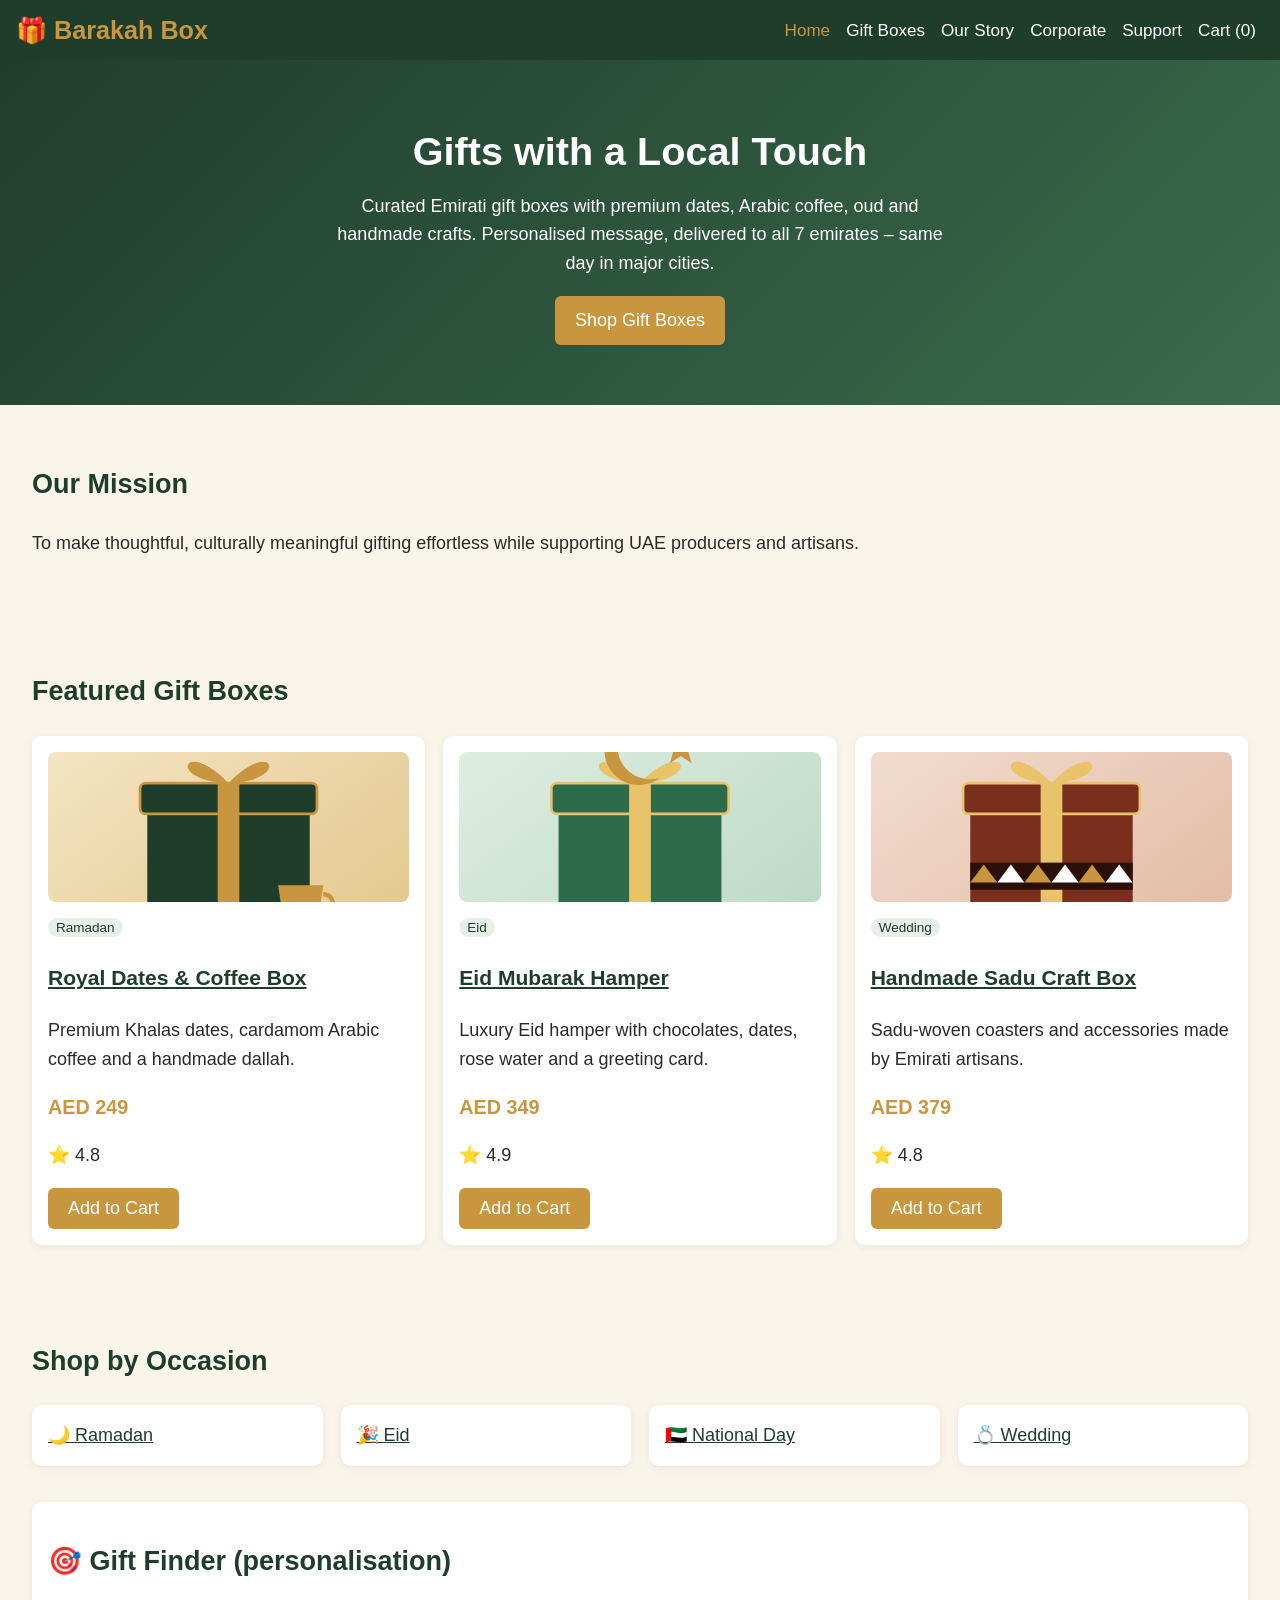
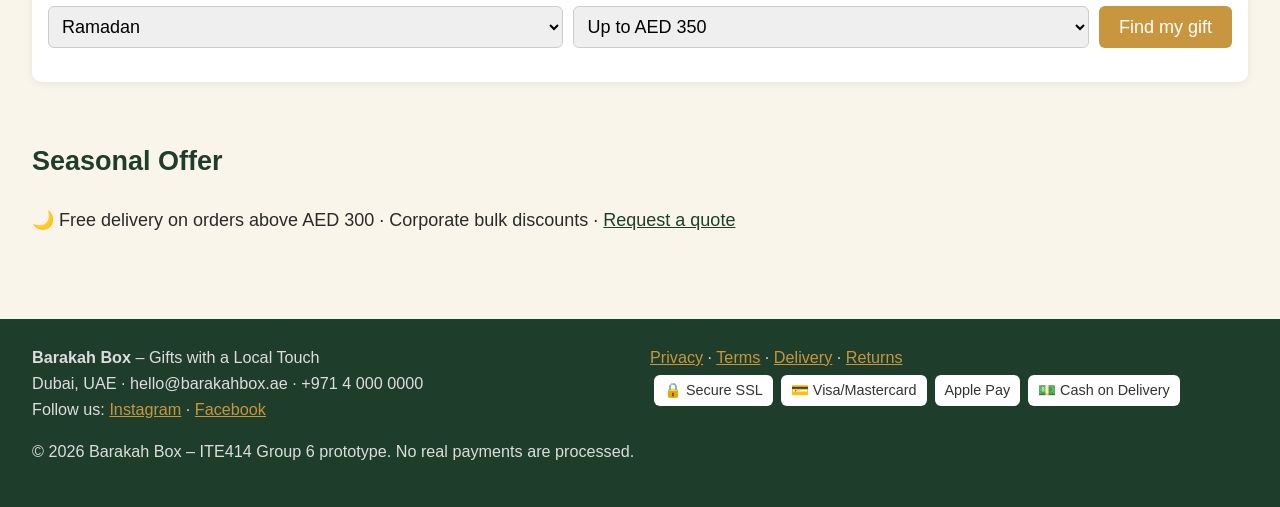
<file: index.html>
<!DOCTYPE html><html lang="en"><head><meta charset="UTF-8"><meta name="viewport" content="width=device-width,initial-scale=1">
<title>Barakah Box – Gifts with a Local Touch</title><meta name="description" content="Curated UAE gift boxes: premium dates, Arabic coffee, oud and Emirati crafts. Same-day delivery."><meta name="keywords" content="UAE gifts, dates gift box, Arabic coffee, oud, bakhoor, Eid gifts, corporate gifts">
<meta property="og:title" content="Barakah Box – Gifts with a Local Touch"><meta property="og:description" content="Curated UAE gift boxes: premium dates, Arabic coffee, oud and Emirati crafts. Same-day delivery."><meta property="og:type" content="website"><meta property="og:image" content="https://barakahbox8-max.github.io/barakah-box/images/share.png"><meta property="og:url" content="https://barakahbox8-max.github.io/barakah-box/index.html"><link rel="canonical" href="https://barakahbox8-max.github.io/barakah-box/index.html"><link rel="icon" href="images/favicon.svg" type="image/svg+xml"><meta name="twitter:card" content="summary_large_image"><meta name="twitter:image" content="https://barakahbox8-max.github.io/barakah-box/images/share.png">
<link rel="stylesheet" href="css/style.css"></head><body data-page="index"><header><div class="wrap"><a class="logo" href="index.html">🎁 Barakah Box</a><nav><a href="index.html" class="on">Home</a><a href="catalogue.html">Gift Boxes</a><a href="story.html">Our Story</a><a href="corporate.html">Corporate</a><a href="contact.html">Support</a><a href="cart.html">Cart (<span id="cnt">0</span>)</a></nav></div></header>
<div class="hero"><h1>Gifts with a Local Touch</h1><p>Curated Emirati gift boxes with premium dates, Arabic coffee, oud and handmade crafts. Personalised message, delivered to all 7 emirates – same day in major cities.</p><a class="btn" href="catalogue.html">Shop Gift Boxes</a></div>
<div class="wrap"><section><h2>Our Mission</h2><p>To make thoughtful, culturally meaningful gifting effortless while supporting UAE producers and artisans.</p></section>
<section><h2>Featured Gift Boxes</h2><div class="grid" id="feat"></div></section>
<section><h2>Shop by Occasion</h2><div class="grid"><a class="card" href="catalogue.html">🌙 Ramadan</a><a class="card" href="catalogue.html">🎉 Eid</a><a class="card" href="catalogue.html">🇦🇪 National Day</a><a class="card" href="catalogue.html">💍 Wedding</a></div></section>
<section class="card"><h2>🎯 Gift Finder (personalisation)</h2><div class="bar"><select id="occ"><option>Ramadan</option><option>Eid</option><option>National Day</option><option>Wedding</option><option>Corporate</option></select><select id="bud"><option value="200">Up to AED 200</option><option value="350" selected>Up to AED 350</option><option value="500">Up to AED 500</option></select><button class="btn" id="find">Find my gift</button></div><div id="rec"></div></section>
<section><h2>Seasonal Offer</h2><p>🌙 Free delivery on orders above AED 300 · Corporate bulk discounts · <a href="corporate.html">Request a quote</a></p></section></div>
<footer><div class="wrap"><div class="two"><div><b>Barakah Box</b> – Gifts with a Local Touch<br>Dubai, UAE · hello@barakahbox.ae · +971 4 000 0000<br>Follow us: <a href="https://instagram.com/barakahbox8" target="_blank" rel="noopener">Instagram</a> · <a href="https://facebook.com/barakahbox" target="_blank" rel="noopener">Facebook</a></div><div><a href="policies.html#privacy">Privacy</a> · <a href="policies.html#terms">Terms</a> · <a href="policies.html#delivery">Delivery</a> · <a href="policies.html#returns">Returns</a><div class="badges"><span>🔒 Secure SSL</span><span>💳 Visa/Mastercard</span><span>Apple Pay</span><span>💵 Cash on Delivery</span></div></div></div><p>© 2026 Barakah Box – ITE414 Group 6 prototype. No real payments are processed.</p></div></footer><div id="toast"></div><script src="js/app.js"></script></body></html>
</file>
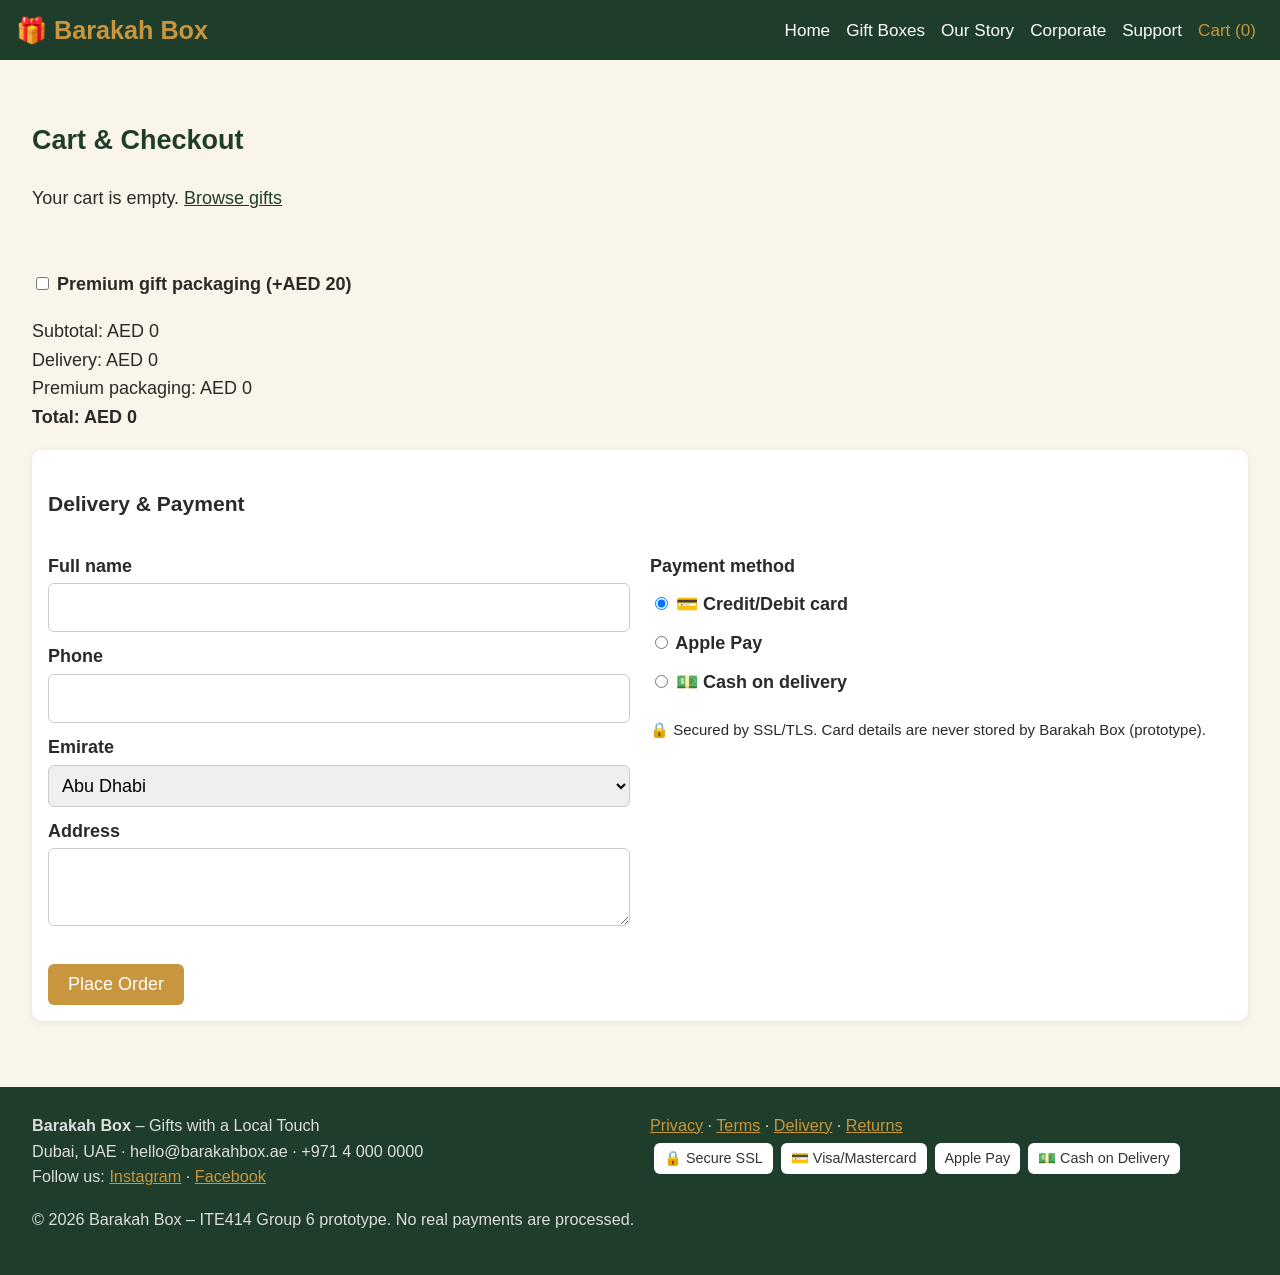
<file: cart.html>
<!DOCTYPE html><html lang="en"><head><meta charset="UTF-8"><meta name="viewport" content="width=device-width,initial-scale=1">
<title>Cart & Checkout | Barakah Box</title><meta name="description" content="Review your order, personalise and choose payment."><meta name="keywords" content="UAE gifts, dates gift box, Arabic coffee, oud, bakhoor, Eid gifts, corporate gifts">
<meta property="og:title" content="Cart & Checkout | Barakah Box"><meta property="og:description" content="Review your order, personalise and choose payment."><meta property="og:type" content="website"><meta property="og:image" content="https://barakahbox8-max.github.io/barakah-box/images/share.png"><meta property="og:url" content="https://barakahbox8-max.github.io/barakah-box/cart.html"><link rel="canonical" href="https://barakahbox8-max.github.io/barakah-box/cart.html"><link rel="icon" href="images/favicon.svg" type="image/svg+xml"><meta name="twitter:card" content="summary_large_image"><meta name="twitter:image" content="https://barakahbox8-max.github.io/barakah-box/images/share.png">
<link rel="stylesheet" href="css/style.css"></head><body data-page="cart"><header><div class="wrap"><a class="logo" href="index.html">🎁 Barakah Box</a><nav><a href="index.html">Home</a><a href="catalogue.html">Gift Boxes</a><a href="story.html">Our Story</a><a href="corporate.html">Corporate</a><a href="contact.html">Support</a><a href="cart.html" class="on">Cart (<span id="cnt">0</span>)</a></nav></div></header>
<div class="wrap"><section><h2>Cart & Checkout</h2><div id="items"></div><br><label><input type="checkbox" id="pack" style="width:auto"> Premium gift packaging (+AED 20)</label><p id="tot"></p>
<div class="card"><h3>Delivery & Payment</h3><form id="co"><div class="two"><div><label>Full name</label><input required><label>Phone</label><input required type="tel"><label>Emirate</label><select><option>Abu Dhabi</option><option>Dubai</option><option>Sharjah</option><option>Ajman</option><option>Umm Al Quwain</option><option>Ras Al Khaimah</option><option>Fujairah</option></select><label>Address</label><textarea rows="2" required></textarea></div><div><label>Payment method</label><label><input type="radio" name="pay" style="width:auto" checked> 💳 Credit/Debit card</label><label><input type="radio" name="pay" style="width:auto"> Apple Pay</label><label><input type="radio" name="pay" style="width:auto"> 💵 Cash on delivery</label><p><small>🔒 Secured by SSL/TLS. Card details are never stored by Barakah Box (prototype).</small></p></div></div><br><button class="btn">Place Order</button></form><div class="ok" id="ok"></div></div></section></div>
<footer><div class="wrap"><div class="two"><div><b>Barakah Box</b> – Gifts with a Local Touch<br>Dubai, UAE · hello@barakahbox.ae · +971 4 000 0000<br>Follow us: <a href="https://instagram.com/barakahbox8" target="_blank" rel="noopener">Instagram</a> · <a href="https://facebook.com/barakahbox" target="_blank" rel="noopener">Facebook</a></div><div><a href="policies.html#privacy">Privacy</a> · <a href="policies.html#terms">Terms</a> · <a href="policies.html#delivery">Delivery</a> · <a href="policies.html#returns">Returns</a><div class="badges"><span>🔒 Secure SSL</span><span>💳 Visa/Mastercard</span><span>Apple Pay</span><span>💵 Cash on Delivery</span></div></div></div><p>© 2026 Barakah Box – ITE414 Group 6 prototype. No real payments are processed.</p></div></footer><div id="toast"></div><script src="js/app.js"></script></body></html>
</file>
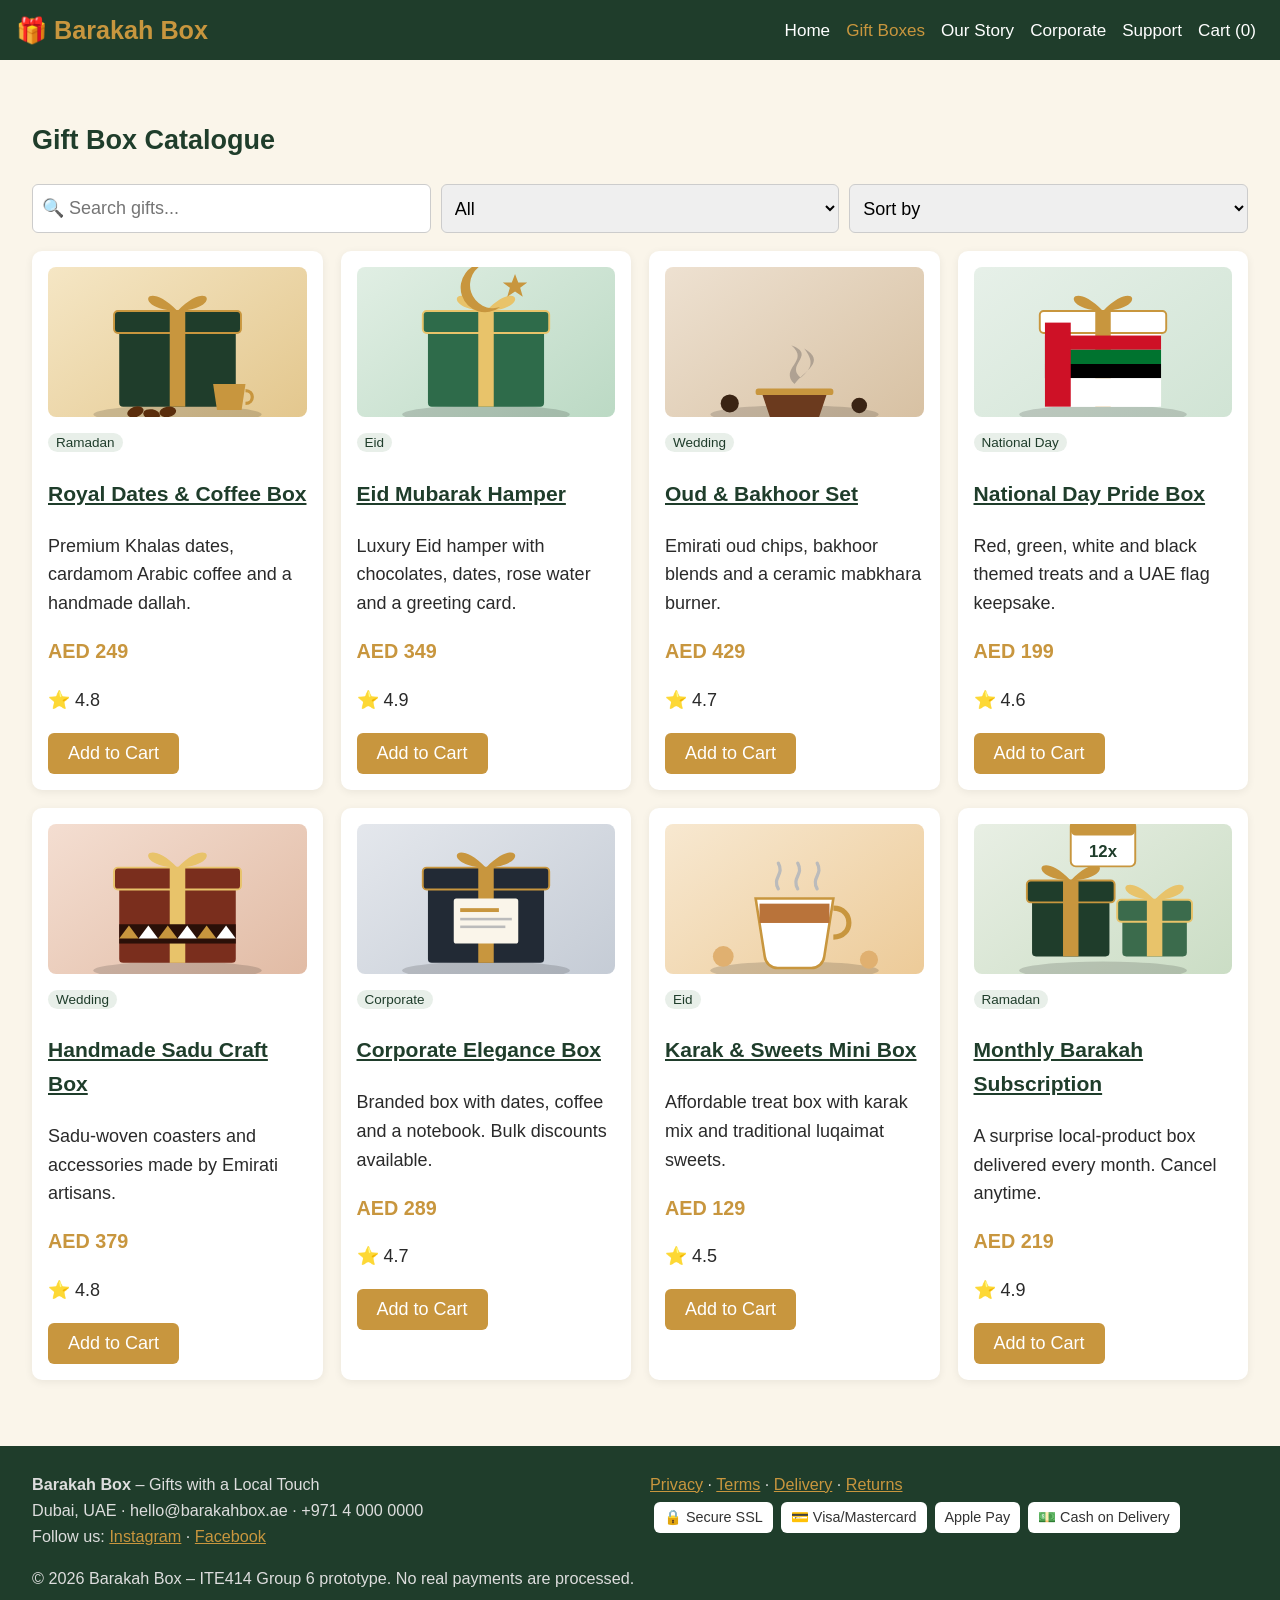
<file: catalogue.html>
<!DOCTYPE html><html lang="en"><head><meta charset="UTF-8"><meta name="viewport" content="width=device-width,initial-scale=1">
<title>Gift Box Catalogue | Barakah Box</title><meta name="description" content="Browse UAE gift boxes by occasion and price."><meta name="keywords" content="UAE gifts, dates gift box, Arabic coffee, oud, bakhoor, Eid gifts, corporate gifts">
<meta property="og:title" content="Gift Box Catalogue | Barakah Box"><meta property="og:description" content="Browse UAE gift boxes by occasion and price."><meta property="og:type" content="website"><meta property="og:image" content="https://barakahbox8-max.github.io/barakah-box/images/share.png"><meta property="og:url" content="https://barakahbox8-max.github.io/barakah-box/catalogue.html"><link rel="canonical" href="https://barakahbox8-max.github.io/barakah-box/catalogue.html"><link rel="icon" href="images/favicon.svg" type="image/svg+xml"><meta name="twitter:card" content="summary_large_image"><meta name="twitter:image" content="https://barakahbox8-max.github.io/barakah-box/images/share.png">
<link rel="stylesheet" href="css/style.css"></head><body data-page="catalogue"><header><div class="wrap"><a class="logo" href="index.html">🎁 Barakah Box</a><nav><a href="index.html">Home</a><a href="catalogue.html" class="on">Gift Boxes</a><a href="story.html">Our Story</a><a href="corporate.html">Corporate</a><a href="contact.html">Support</a><a href="cart.html">Cart (<span id="cnt">0</span>)</a></nav></div></header>
<div class="wrap"><section><h2>Gift Box Catalogue</h2><div class="bar"><input id="q" placeholder="🔍 Search gifts..."><select id="cat"><option>All</option><option>Ramadan</option><option>Eid</option><option>National Day</option><option>Wedding</option><option>Corporate</option></select><select id="sort"><option value="">Sort by</option><option value="lo">Price: low to high</option><option value="hi">Price: high to low</option></select></div><div class="grid" id="list"></div></section></div>
<footer><div class="wrap"><div class="two"><div><b>Barakah Box</b> – Gifts with a Local Touch<br>Dubai, UAE · hello@barakahbox.ae · +971 4 000 0000<br>Follow us: <a href="https://instagram.com/barakahbox8" target="_blank" rel="noopener">Instagram</a> · <a href="https://facebook.com/barakahbox" target="_blank" rel="noopener">Facebook</a></div><div><a href="policies.html#privacy">Privacy</a> · <a href="policies.html#terms">Terms</a> · <a href="policies.html#delivery">Delivery</a> · <a href="policies.html#returns">Returns</a><div class="badges"><span>🔒 Secure SSL</span><span>💳 Visa/Mastercard</span><span>Apple Pay</span><span>💵 Cash on Delivery</span></div></div></div><p>© 2026 Barakah Box – ITE414 Group 6 prototype. No real payments are processed.</p></div></footer><div id="toast"></div><script src="js/app.js"></script></body></html>
</file>
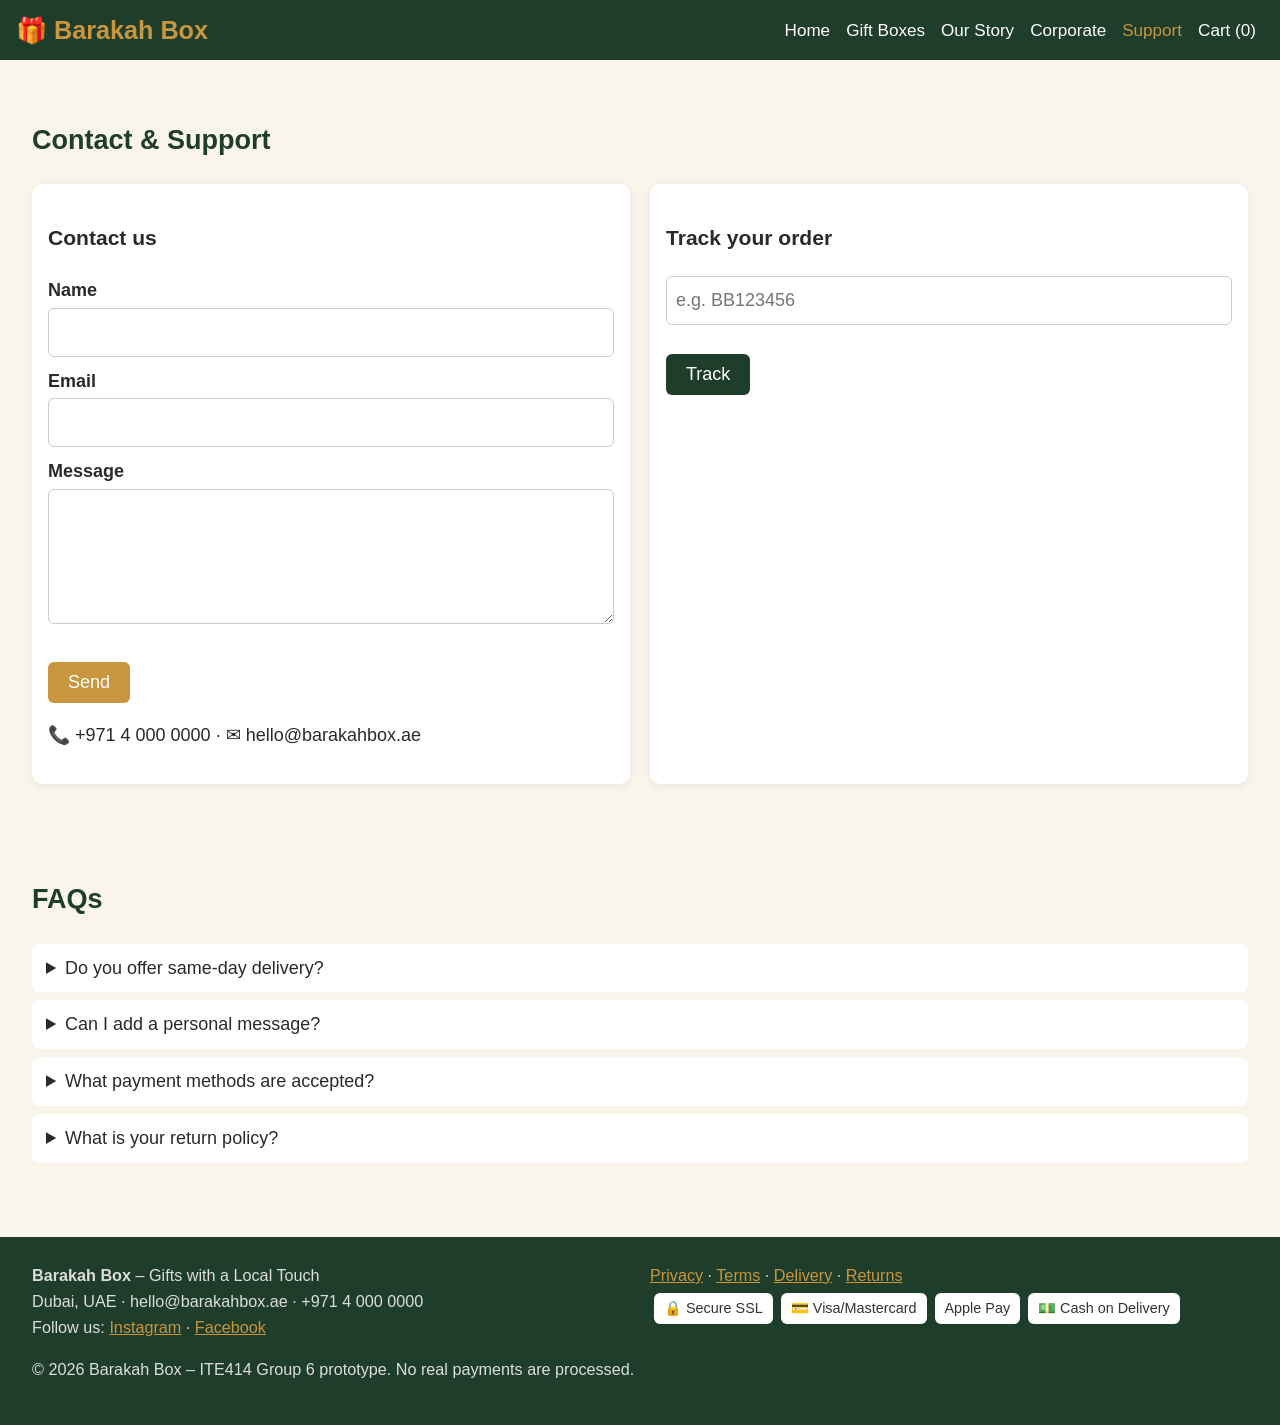
<file: contact.html>
<!DOCTYPE html><html lang="en"><head><meta charset="UTF-8"><meta name="viewport" content="width=device-width,initial-scale=1">
<title>Contact & Support | Barakah Box</title><meta name="description" content="Contact Barakah Box, FAQs, shipping policy and order tracking."><meta name="keywords" content="UAE gifts, dates gift box, Arabic coffee, oud, bakhoor, Eid gifts, corporate gifts">
<meta property="og:title" content="Contact & Support | Barakah Box"><meta property="og:description" content="Contact Barakah Box, FAQs, shipping policy and order tracking."><meta property="og:type" content="website"><meta property="og:image" content="https://barakahbox8-max.github.io/barakah-box/images/share.png"><meta property="og:url" content="https://barakahbox8-max.github.io/barakah-box/contact.html"><link rel="canonical" href="https://barakahbox8-max.github.io/barakah-box/contact.html"><link rel="icon" href="images/favicon.svg" type="image/svg+xml"><meta name="twitter:card" content="summary_large_image"><meta name="twitter:image" content="https://barakahbox8-max.github.io/barakah-box/images/share.png">
<link rel="stylesheet" href="css/style.css"></head><body data-page="contact"><header><div class="wrap"><a class="logo" href="index.html">🎁 Barakah Box</a><nav><a href="index.html">Home</a><a href="catalogue.html">Gift Boxes</a><a href="story.html">Our Story</a><a href="corporate.html">Corporate</a><a href="contact.html" class="on">Support</a><a href="cart.html">Cart (<span id="cnt">0</span>)</a></nav></div></header>
<div class="wrap"><section><h2>Contact & Support</h2><div class="two"><div class="card"><h3>Contact us</h3><form id="cf"><label>Name</label><input required><label>Email</label><input type="email" required><label>Message</label><textarea rows="4" required></textarea><br><br><button class="btn">Send</button></form><div class="ok" id="cok"></div><p>📞 +971 4 000 0000 · ✉ hello@barakahbox.ae</p></div>
<div class="card"><h3>Track your order</h3><input id="oid" placeholder="e.g. BB123456"><br><br><button class="btn alt" id="trk">Track</button><p id="tres"></p></div></div></section>
<section><h2>FAQs</h2><details><summary>Do you offer same-day delivery?</summary>Yes, in Abu Dhabi, Dubai and Sharjah for orders before 2 PM.</details><details><summary>Can I add a personal message?</summary>Yes, free on every product page.</details><details><summary>What payment methods are accepted?</summary>Cards, Apple Pay and cash on delivery.</details><details><summary>What is your return policy?</summary>See <a href="policies.html#returns">Returns</a>.</details></section></div>
<footer><div class="wrap"><div class="two"><div><b>Barakah Box</b> – Gifts with a Local Touch<br>Dubai, UAE · hello@barakahbox.ae · +971 4 000 0000<br>Follow us: <a href="https://instagram.com/barakahbox8" target="_blank" rel="noopener">Instagram</a> · <a href="https://facebook.com/barakahbox" target="_blank" rel="noopener">Facebook</a></div><div><a href="policies.html#privacy">Privacy</a> · <a href="policies.html#terms">Terms</a> · <a href="policies.html#delivery">Delivery</a> · <a href="policies.html#returns">Returns</a><div class="badges"><span>🔒 Secure SSL</span><span>💳 Visa/Mastercard</span><span>Apple Pay</span><span>💵 Cash on Delivery</span></div></div></div><p>© 2026 Barakah Box – ITE414 Group 6 prototype. No real payments are processed.</p></div></footer><div id="toast"></div><script src="js/app.js"></script></body></html>
</file>
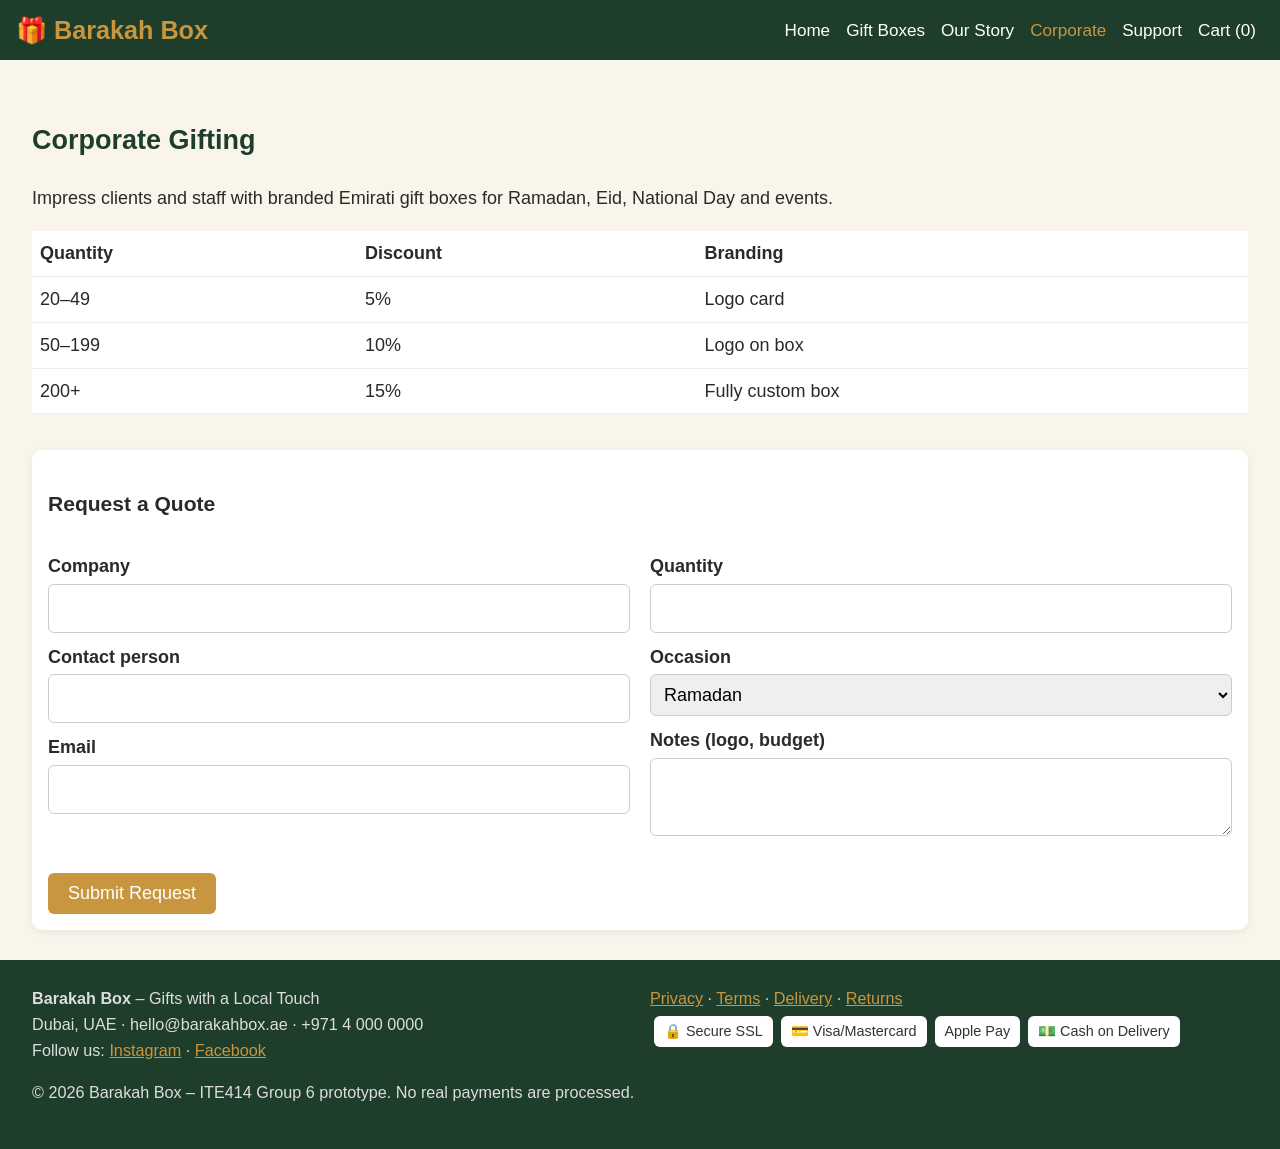
<file: corporate.html>
<!DOCTYPE html><html lang="en"><head><meta charset="UTF-8"><meta name="viewport" content="width=device-width,initial-scale=1">
<title>Corporate Gifting | Barakah Box</title><meta name="description" content="Bulk corporate gift boxes with custom branding and quotes."><meta name="keywords" content="UAE gifts, dates gift box, Arabic coffee, oud, bakhoor, Eid gifts, corporate gifts">
<meta property="og:title" content="Corporate Gifting | Barakah Box"><meta property="og:description" content="Bulk corporate gift boxes with custom branding and quotes."><meta property="og:type" content="website"><meta property="og:image" content="https://barakahbox8-max.github.io/barakah-box/images/share.png"><meta property="og:url" content="https://barakahbox8-max.github.io/barakah-box/corporate.html"><link rel="canonical" href="https://barakahbox8-max.github.io/barakah-box/corporate.html"><link rel="icon" href="images/favicon.svg" type="image/svg+xml"><meta name="twitter:card" content="summary_large_image"><meta name="twitter:image" content="https://barakahbox8-max.github.io/barakah-box/images/share.png">
<link rel="stylesheet" href="css/style.css"></head><body data-page="corporate"><header><div class="wrap"><a class="logo" href="index.html">🎁 Barakah Box</a><nav><a href="index.html">Home</a><a href="catalogue.html">Gift Boxes</a><a href="story.html">Our Story</a><a href="corporate.html" class="on">Corporate</a><a href="contact.html">Support</a><a href="cart.html">Cart (<span id="cnt">0</span>)</a></nav></div></header>
<div class="wrap"><section><h2>Corporate Gifting</h2><p>Impress clients and staff with branded Emirati gift boxes for Ramadan, Eid, National Day and events.</p>
<table><tr><th>Quantity</th><th>Discount</th><th>Branding</th></tr><tr><td>20–49</td><td>5%</td><td>Logo card</td></tr><tr><td>50–199</td><td>10%</td><td>Logo on box</td></tr><tr><td>200+</td><td>15%</td><td>Fully custom box</td></tr></table></section>
<section class="card"><h3>Request a Quote</h3><form id="qf"><div class="two"><div><label>Company</label><input required><label>Contact person</label><input required><label>Email</label><input type="email" required></div><div><label>Quantity</label><input type="number" min="20" required><label>Occasion</label><select><option>Ramadan</option><option>Eid</option><option>National Day</option><option>Other</option></select><label>Notes (logo, budget)</label><textarea rows="2"></textarea></div></div><br><button class="btn">Submit Request</button></form><div class="ok" id="qok"></div></section></div>
<footer><div class="wrap"><div class="two"><div><b>Barakah Box</b> – Gifts with a Local Touch<br>Dubai, UAE · hello@barakahbox.ae · +971 4 000 0000<br>Follow us: <a href="https://instagram.com/barakahbox8" target="_blank" rel="noopener">Instagram</a> · <a href="https://facebook.com/barakahbox" target="_blank" rel="noopener">Facebook</a></div><div><a href="policies.html#privacy">Privacy</a> · <a href="policies.html#terms">Terms</a> · <a href="policies.html#delivery">Delivery</a> · <a href="policies.html#returns">Returns</a><div class="badges"><span>🔒 Secure SSL</span><span>💳 Visa/Mastercard</span><span>Apple Pay</span><span>💵 Cash on Delivery</span></div></div></div><p>© 2026 Barakah Box – ITE414 Group 6 prototype. No real payments are processed.</p></div></footer><div id="toast"></div><script src="js/app.js"></script></body></html>
</file>
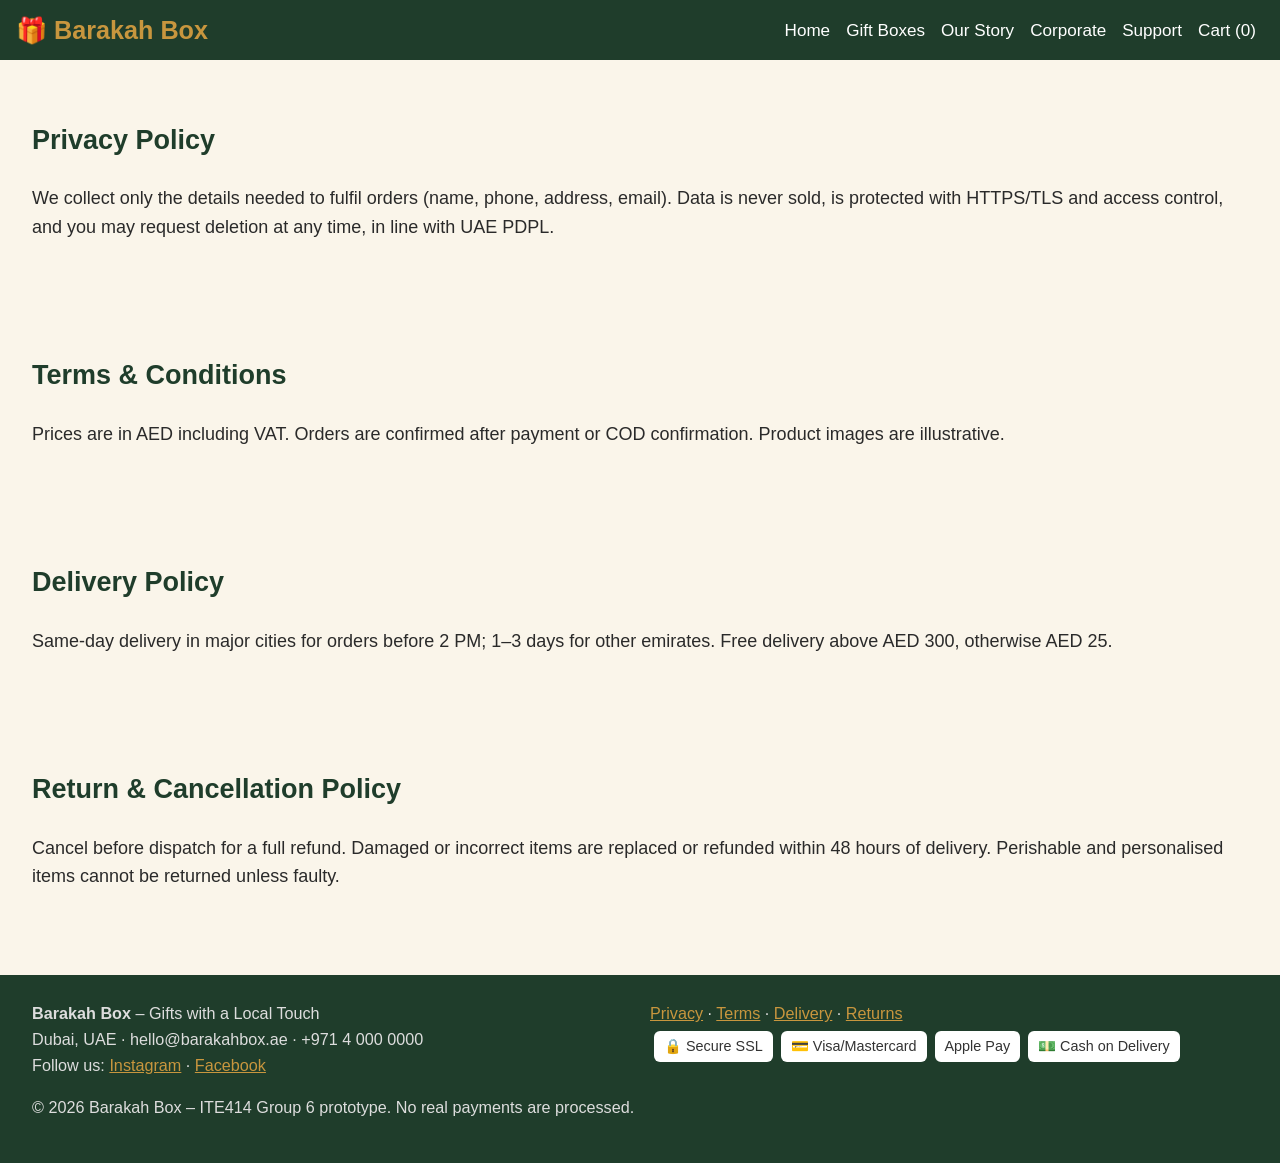
<file: policies.html>
<!DOCTYPE html><html lang="en"><head><meta charset="UTF-8"><meta name="viewport" content="width=device-width,initial-scale=1">
<title>Policies | Barakah Box</title><meta name="description" content="Privacy, terms, delivery and returns policies."><meta name="keywords" content="UAE gifts, dates gift box, Arabic coffee, oud, bakhoor, Eid gifts, corporate gifts">
<meta property="og:title" content="Policies | Barakah Box"><meta property="og:description" content="Privacy, terms, delivery and returns policies."><meta property="og:type" content="website"><meta property="og:image" content="https://barakahbox8-max.github.io/barakah-box/images/share.png"><meta property="og:url" content="https://barakahbox8-max.github.io/barakah-box/policies.html"><link rel="canonical" href="https://barakahbox8-max.github.io/barakah-box/policies.html"><link rel="icon" href="images/favicon.svg" type="image/svg+xml"><meta name="twitter:card" content="summary_large_image"><meta name="twitter:image" content="https://barakahbox8-max.github.io/barakah-box/images/share.png">
<link rel="stylesheet" href="css/style.css"></head><body data-page="policies"><header><div class="wrap"><a class="logo" href="index.html">🎁 Barakah Box</a><nav><a href="index.html">Home</a><a href="catalogue.html">Gift Boxes</a><a href="story.html">Our Story</a><a href="corporate.html">Corporate</a><a href="contact.html">Support</a><a href="cart.html">Cart (<span id="cnt">0</span>)</a></nav></div></header>
<div class="wrap"><section id="privacy"><h2>Privacy Policy</h2><p>We collect only the details needed to fulfil orders (name, phone, address, email). Data is never sold, is protected with HTTPS/TLS and access control, and you may request deletion at any time, in line with UAE PDPL.</p></section>
<section id="terms"><h2>Terms & Conditions</h2><p>Prices are in AED including VAT. Orders are confirmed after payment or COD confirmation. Product images are illustrative.</p></section>
<section id="delivery"><h2>Delivery Policy</h2><p>Same-day delivery in major cities for orders before 2 PM; 1–3 days for other emirates. Free delivery above AED 300, otherwise AED 25.</p></section>
<section id="returns"><h2>Return & Cancellation Policy</h2><p>Cancel before dispatch for a full refund. Damaged or incorrect items are replaced or refunded within 48 hours of delivery. Perishable and personalised items cannot be returned unless faulty.</p></section></div>
<footer><div class="wrap"><div class="two"><div><b>Barakah Box</b> – Gifts with a Local Touch<br>Dubai, UAE · hello@barakahbox.ae · +971 4 000 0000<br>Follow us: <a href="https://instagram.com/barakahbox8" target="_blank" rel="noopener">Instagram</a> · <a href="https://facebook.com/barakahbox" target="_blank" rel="noopener">Facebook</a></div><div><a href="policies.html#privacy">Privacy</a> · <a href="policies.html#terms">Terms</a> · <a href="policies.html#delivery">Delivery</a> · <a href="policies.html#returns">Returns</a><div class="badges"><span>🔒 Secure SSL</span><span>💳 Visa/Mastercard</span><span>Apple Pay</span><span>💵 Cash on Delivery</span></div></div></div><p>© 2026 Barakah Box – ITE414 Group 6 prototype. No real payments are processed.</p></div></footer><div id="toast"></div><script src="js/app.js"></script></body></html>
</file>
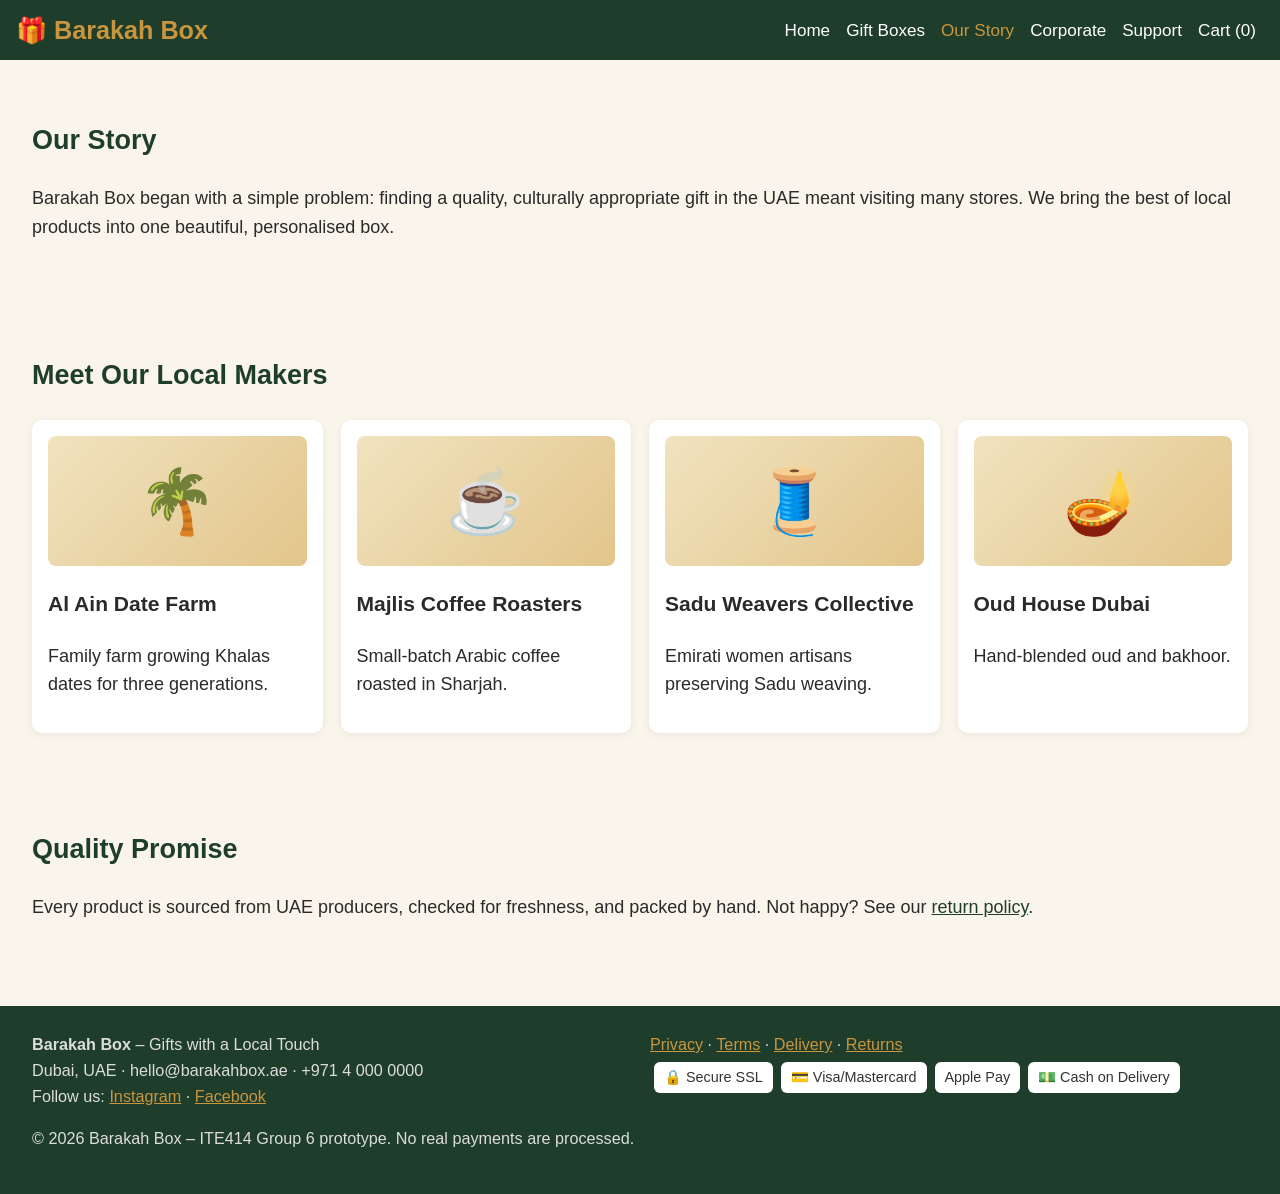
<file: story.html>
<!DOCTYPE html><html lang="en"><head><meta charset="UTF-8"><meta name="viewport" content="width=device-width,initial-scale=1">
<title>Our Story & Local Makers | Barakah Box</title><meta name="description" content="Meet the UAE producers and artisans behind Barakah Box."><meta name="keywords" content="UAE gifts, dates gift box, Arabic coffee, oud, bakhoor, Eid gifts, corporate gifts">
<meta property="og:title" content="Our Story & Local Makers | Barakah Box"><meta property="og:description" content="Meet the UAE producers and artisans behind Barakah Box."><meta property="og:type" content="website"><meta property="og:image" content="https://barakahbox8-max.github.io/barakah-boxax.github.io/barakah-box/images/share.png"><meta prohttps://barakahbox8-max.github.io/barakah-boxt="https://barakahbox8-max.github.io/barahttps://barakahbox8-max.github.io/barakah-boxlink rel="canonical" href="https://barakahbox8-max.github.io/barakah-box/story.html"><link rel="icon" href="images/favicon.svg" type="image/svg+xml"><meta name="twitter:https://barakahbox8-max.github.io/barakah-boxy_large_image"><meta name="twitter:image" content="https://barakahbox8-max.github.io/barakah-box/images/share.png">
<link rel="stylesheet" href="css/style.css"></head><body data-page="story"><header><div class="wrap"><a class="logo" href="index.html">🎁 Barakah Box</a><nav><a href="index.html">Home</a><a href="catalogue.html">Gift Boxes</a><a href="story.html" class="on">Our Story</a><a href="corporate.html">Corporate</a><a href="contact.html">Support</a><a href="cart.html">Cart (<span id="cnt">0</span>)</a></nav></div></header>
<div class="wrap"><section><h2>Our Story</h2><p>Barakah Box began with a simple problem: finding a quality, culturally appropriate gift in the UAE meant visiting many stores. We bring the best of local products into one beautiful, personalised box.</p></section>
<section><h2>Meet Our Local Makers</h2><div class="grid"><div class="card"><div class="pic">🌴</div><h3>Al Ain Date Farm</h3><p>Family farm growing Khalas dates for three generations.</p></div><div class="card"><div class="pic">☕</div><h3>Majlis Coffee Roasters</h3><p>Small-batch Arabic coffee roasted in Sharjah.</p></div><div class="card"><div class="pic">🧵</div><h3>Sadu Weavers Collective</h3><p>Emirati women artisans preserving Sadu weaving.</p></div><div class="card"><div class="pic">🪔</div><h3>Oud House Dubai</h3><p>Hand-blended oud and bakhoor.</p></div></div></section>
<section><h2>Quality Promise</h2><p>Every product is sourced from UAE producers, checked for freshness, and packed by hand. Not happy? See our <a href="policies.html#returns">return policy</a>.</p></section></div>
<footer><div class="wrap"><div class="two"><div><b>Barakah Box</b> – Gifts with a Local Touch<br>Dubai, UAE · hello@barakahbox.ae · +971 4 000 0000<br>Follow us: <a href="https://instagram.com/barakahbox8" target="_blank" rel="noopener">Instagram</a> · <a href="https://facebook.com/barakahbox" target="_blank" rel="noopener">Facebook</a></div><div><a href="policies.html#privacy">Privacy</a> · <a href="policies.html#terms">Terms</a> · <a href="policies.html#delivery">Delivery</a> · <a href="policies.html#returns">Returns</a><div class="badges"><span>🔒 Secure SSL</span><span>💳 Visa/Mastercard</span><span>Apple Pay</span><span>💵 Cash on Delivery</span></div></div></div><p>© 2026 Barakah Box – ITE414 Group 6 prototype. No real payments are processed.</p></div></footer><div id="toast"></div><script src="js/app.js"></script></body></html>
</file>
<file: css/style.css>
:root{--g:#1f3d2b;--gold:#c8963e;--cream:#faf5ea;--ink:#2a2a2a;--w:#fff}
*{box-sizing:border-box}body{margin:0;font-family:Segoe UI,Tahoma,sans-serif;color:var(--ink);background:var(--cream);line-height:1.6}
a{color:var(--g)}.wrap{max-width:1500px;margin:auto;padding:0 32px}
header{background:var(--g);color:#fff;position:sticky;top:0;z-index:9}
header .wrap{display:flex;align-items:center;justify-content:space-between;flex-wrap:wrap;gap:8px;padding:10px 16px}
.logo{font-size:1.4rem;font-weight:700;color:var(--gold);text-decoration:none}
nav a{color:#fff;text-decoration:none;margin:0 8px;font-size:.95rem}nav a:hover,nav a.on{color:var(--gold)}
.hero{background:linear-gradient(135deg,var(--g),#3b6b4c);color:#fff;text-align:center;padding:60px 16px}
.hero h1{font-size:2.2rem;margin:0 0 8px}.hero p{max-width:620px;margin:0 auto 18px}
.btn{display:inline-block;background:var(--gold);color:#fff;border:0;padding:10px 20px;border-radius:6px;cursor:pointer;text-decoration:none;font-size:1rem}
.btn:hover{opacity:.9}.btn.alt{background:var(--g)}
section{padding:36px 0}h2{color:var(--g)}
.grid{display:grid;grid-template-columns:repeat(auto-fill,minmax(240px,1fr));gap:18px}
.card{background:var(--w);border-radius:10px;padding:16px;box-shadow:0 2px 8px #0001}
.pic{height:130px;border-radius:8px;background:linear-gradient(135deg,#f1e3c0,#e2c58a);display:flex;align-items:center;justify-content:center;font-size:3.5rem;margin-bottom:10px}
.price{color:var(--gold);font-weight:700;font-size:1.1rem}.tag{font-size:.75rem;background:#e8efe9;color:var(--g);padding:2px 8px;border-radius:10px}
.bar{display:flex;gap:10px;flex-wrap:wrap;margin-bottom:18px}
input,select,textarea{padding:9px;border:1px solid #ccc;border-radius:6px;font:inherit;width:100%}.bar input,.bar select{width:auto;flex:1;min-width:150px}
label{display:block;margin:10px 0 3px;font-weight:600}
table{width:100%;border-collapse:collapse;background:#fff}td,th{padding:8px;border-bottom:1px solid #eee;text-align:left}
.two{display:grid;grid-template-columns:1fr 1fr;gap:20px}
.badges span{display:inline-block;margin:4px;padding:4px 10px;background:#fff;color:#333;border-radius:6px;font-size:.8rem}
footer{background:var(--g);color:#ddd;padding:26px 0;margin-top:30px;font-size:.9rem}footer a{color:var(--gold)}
#toast{position:fixed;bottom:20px;right:20px;background:var(--g);color:#fff;padding:10px 18px;border-radius:6px;display:none;z-index:99}
details{background:#fff;padding:10px 14px;border-radius:8px;margin-bottom:8px}
.ok{background:#e6f4ea;padding:16px;border-radius:8px;display:none}
@media(max-width:700px){.two{grid-template-columns:1fr}.hero h1{font-size:1.6rem}}
.pimg{width:100%;height:150px;object-fit:cover;border-radius:8px;margin-bottom:10px;display:block}.pimg.big{height:auto;aspect-ratio:4/3}.thumb{width:48px;height:36px;object-fit:cover;border-radius:4px;vertical-align:middle}
#feat{grid-template-columns:repeat(auto-fit,minmax(240px,1fr))}
html{font-size:18px}
</file>
